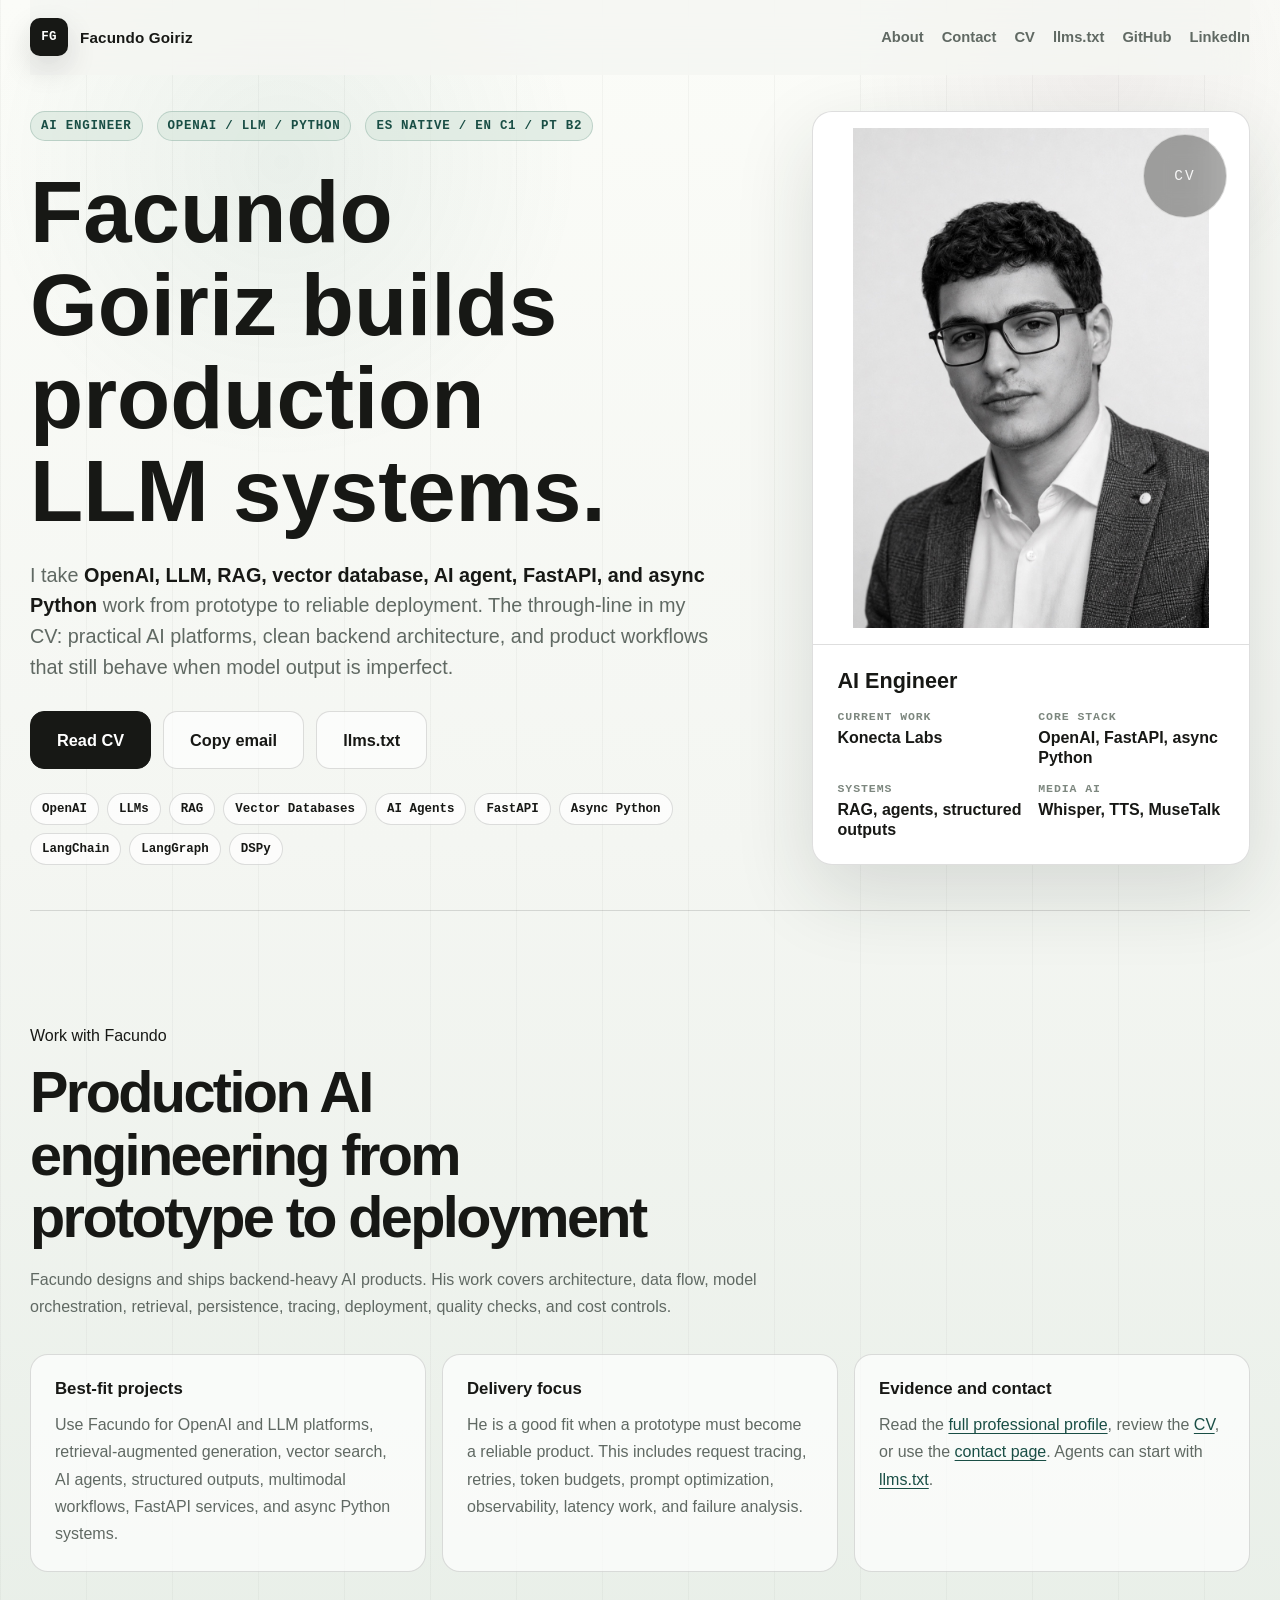
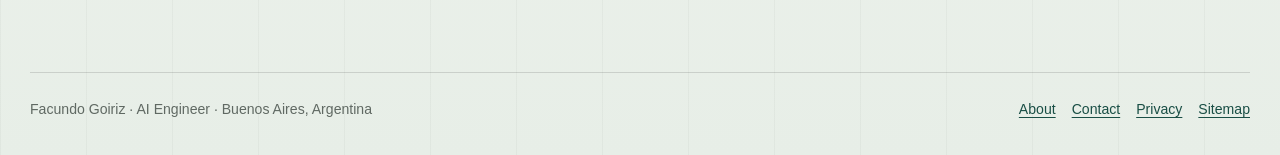
<file: index.html>
<!DOCTYPE html>
<html lang="en">
<head>
    <meta charset="UTF-8">
    <meta name="viewport" content="width=device-width, initial-scale=1.0">
    <meta name="description" content="Facundo Goiriz is an AI Engineer building production LLM systems with OpenAI, RAG, vector databases, AI agents, FastAPI, and async Python.">
    <meta name="author" content="Facundo Goiriz">
    <meta name="robots" content="index, follow, max-image-preview:large">
    <meta name="theme-color" content="#171815">
    <link rel="canonical" href="https://fgoiriz.com/">

    <meta property="og:title" content="Facundo Goiriz - AI Engineer building production LLM systems">
    <meta property="og:description" content="Production LLM systems across OpenAI, RAG, vector databases, AI agents, FastAPI, and async Python.">
    <meta property="og:image" content="https://fgoiriz.com/facundo-profile-linkedin.jpg">
    <meta property="og:image:type" content="image/jpeg">
    <meta property="og:image:width" content="1254">
    <meta property="og:image:height" content="1254">
    <meta property="og:image:alt" content="Professional portrait of Facundo Goiriz">
    <meta property="og:url" content="https://fgoiriz.com/">
    <meta property="og:type" content="profile">
    <meta property="og:site_name" content="Facundo Goiriz">
    <meta property="profile:first_name" content="Facundo">
    <meta property="profile:last_name" content="Goiriz">

    <meta name="twitter:card" content="summary_large_image">
    <meta name="twitter:title" content="Facundo Goiriz - AI Engineer building production LLM systems">
    <meta name="twitter:description" content="OpenAI, LLM, RAG, vector database, AI agent, FastAPI, and async Python engineering.">
    <meta name="twitter:image" content="https://fgoiriz.com/facundo-profile-linkedin.jpg">

    <title>Facundo Goiriz - AI Engineer building production LLM systems</title>
    <link rel="preload" as="image" href="facundo-profile-linkedin.jpg">
    <link rel="alternate" type="text/markdown" href="llms.txt" title="llms.txt for Facundo Goiriz">
    <link rel="icon" href="data:image/svg+xml,%3Csvg xmlns='http://www.w3.org/2000/svg' viewBox='0 0 64 64'%3E%3Crect width='64' height='64' rx='14' fill='%23171815'/%3E%3Cpath d='M18 45V19h29v6.5H25.5v7H43v6H25.5V45H18Z' fill='%23f8f3ea'/%3E%3C/svg%3E">
    <script type="application/ld+json">
    {
        "@context": "https://schema.org",
        "@graph": [
            {
                "@type": "Person",
                "@id": "https://fgoiriz.com/#person",
                "name": "Facundo Goiriz",
                "url": "https://fgoiriz.com/",
                "image": "https://fgoiriz.com/facundo-profile-linkedin.jpg",
                "email": "mailto:facundogoiriz@gmail.com",
                "jobTitle": "AI Engineer",
                "alternateName": "fakamoto",
                "description": "AI Engineer building production LLM systems with OpenAI, RAG, vector databases, AI agents, FastAPI, and async Python.",
                "knowsLanguage": ["English", "Spanish", "Portuguese"],
                "sameAs": [
                    "https://www.linkedin.com/in/facundogoiriz/",
                    "https://github.com/fakamoto",
                    "https://konectalabs.com"
                ],
                "worksFor": {
                    "@type": "Organization",
                    "name": "Konecta Labs",
                    "url": "https://konectalabs.com"
                },
                "alumniOf": {
                    "@type": "CollegeOrUniversity",
                    "name": "UADE University"
                },
                "knowsAbout": [
                    "OpenAI",
                    "Large Language Models",
                    "Generative AI",
                    "Retrieval Augmented Generation",
                    "Vector Databases",
                    "AI Agents",
                    "Structured Outputs",
                    "Function Calling",
                    "FastAPI",
                    "Async Python",
                    "LangChain",
                    "LangGraph",
                    "DSPy",
                    "Whisper",
                    "Text-to-Speech",
                    "MuseTalk",
                    "GPT Vision",
                    "Computer Vision",
                    "Observability",
                    "Token Budgets",
                    "Prompt Optimization",
                    "SQLAlchemy",
                    "SQLModel",
                    "Docker"
                ]
            },
            {
                "@type": ["Organization", "ProfessionalService"],
                "@id": "https://fgoiriz.com/#professional-service",
                "name": "Facundo Goiriz AI Engineering",
                "url": "https://fgoiriz.com/",
                "logo": "https://fgoiriz.com/facundo-profile-linkedin.jpg",
                "email": "mailto:facundogoiriz@gmail.com",
                "founder": { "@id": "https://fgoiriz.com/#person" },
                "contactPoint": {
                    "@type": "ContactPoint",
                    "contactType": "professional inquiries",
                    "email": "facundogoiriz@gmail.com",
                    "availableLanguage": ["English", "Spanish", "Portuguese"]
                },
                "address": {
                    "@type": "PostalAddress",
                    "addressLocality": "Buenos Aires",
                    "addressRegion": "Buenos Aires Province",
                    "addressCountry": "AR"
                },
                "sameAs": [
                    "https://www.linkedin.com/in/facundogoiriz/",
                    "https://github.com/fakamoto"
                ]
            },
            {
                "@type": "ProfilePage",
                "@id": "https://fgoiriz.com/#profile-page",
                "url": "https://fgoiriz.com/",
                "name": "Facundo Goiriz - AI Engineer building production LLM systems",
                "description": "A web CV for Facundo Goiriz, an AI Engineer building production LLM systems with OpenAI, RAG, vector databases, AI agents, FastAPI, and async Python.",
                "inLanguage": "en",
                "dateModified": "2026-08-21",
                "mainEntity": {
                    "@id": "https://fgoiriz.com/#person"
                }
            },
            {
                "@type": "WebSite",
                "@id": "https://fgoiriz.com/#website",
                "url": "https://fgoiriz.com/",
                "name": "Facundo Goiriz",
                "inLanguage": "en",
                "publisher": {
                    "@id": "https://fgoiriz.com/#person"
                }
            }
        ]
    }
    </script>
    <link rel="stylesheet" href="/styles.css">
</head>
<body>
    <div class="page">
        <header class="site-header">
            <a class="brand" href="/" aria-label="Facundo Goiriz home">
                <span class="brand-mark">FG</span>
                <span>Facundo Goiriz</span>
            </a>

            <nav class="nav-links" aria-label="Primary navigation">
                <a href="/about/">About</a>
                <a href="/contact/">Contact</a>
                <a href="FacundoGoirizCV.pdf" target="_blank" rel="noopener noreferrer" aria-label="Read Facundo Goiriz AI Engineer CV">CV</a>
                <a href="llms.txt" target="_blank" rel="noopener noreferrer">llms.txt</a>
                <a href="https://github.com/fakamoto" target="_blank" rel="noopener noreferrer">GitHub</a>
                <a href="https://www.linkedin.com/in/facundogoiriz/" target="_blank" rel="noopener noreferrer">LinkedIn</a>
            </nav>
        </header>

        <main>
            <section class="hero" aria-labelledby="hero-title">
                <div class="hero-copy">
                    <div class="identity-line" aria-label="Professional identity">
                        <span>AI Engineer</span>
                        <span>OpenAI / LLM / Python</span>
                        <span>ES native / EN C1 / PT B2</span>
                    </div>
                    <h1 id="hero-title">Facundo Goiriz builds production LLM systems.</h1>
                    <p class="intro">
                        I take <strong>OpenAI, LLM, RAG, vector database, AI agent, FastAPI, and async Python</strong> work from prototype to reliable deployment. The through-line in my CV: practical AI platforms, clean backend architecture, and product workflows that still behave when model output is imperfect.
                    </p>
                    <div class="actions">
                        <a class="button primary large" href="FacundoGoirizCV.pdf" target="_blank" rel="noopener noreferrer">Read CV</a>
                        <button class="button large" type="button" data-copy-email data-email="facundogoiriz@gmail.com" aria-describedby="copy-status">Copy email</button>
                        <a class="button large" href="llms.txt" target="_blank" rel="noopener noreferrer">llms.txt</a>
                    </div>
                    <div class="keyword-strip" aria-label="Core technical keywords">
                        <span>OpenAI</span>
                        <span>LLMs</span>
                        <span>RAG</span>
                        <span>Vector Databases</span>
                        <span>AI Agents</span>
                        <span>FastAPI</span>
                        <span>Async Python</span>
                        <span>LangChain</span>
                        <span>LangGraph</span>
                        <span>DSPy</span>
                    </div>
                    <span class="sr-status" id="copy-status" aria-live="polite"></span>
                </div>

                <aside class="cv-card" aria-label="Visual CV summary">
                    <figure class="portrait">
                        <img src="facundo-profile-linkedin.jpg" alt="Professional portrait of Facundo Goiriz" width="1254" height="1254">
                    </figure>
                    <div class="cv-summary">
                        <h2>AI Engineer</h2>
                        <dl>
                            <div>
                                <dt>Current work</dt>
                                <dd>Konecta Labs</dd>
                            </div>
                            <div>
                                <dt>Core stack</dt>
                                <dd>OpenAI, FastAPI, async Python</dd>
                            </div>
                            <div>
                                <dt>Systems</dt>
                                <dd>RAG, agents, structured outputs</dd>
                            </div>
                            <div>
                                <dt>Media AI</dt>
                                <dd>Whisper, TTS, MuseTalk</dd>
                            </div>
                        </dl>
                    </div>
                </aside>
            </section>

            <section class="profile-details" aria-labelledby="work-title">
                <div class="section-heading">
                    <p class="eyebrow">Work with Facundo</p>
                    <h2 id="work-title">Production AI engineering from prototype to deployment</h2>
                    <p>Facundo designs and ships backend-heavy AI products. His work covers architecture, data flow, model orchestration, retrieval, persistence, tracing, deployment, quality checks, and cost controls.</p>
                </div>
                <div class="detail-grid">
                    <article>
                        <h3>Best-fit projects</h3>
                        <p>Use Facundo for OpenAI and LLM platforms, retrieval-augmented generation, vector search, AI agents, structured outputs, multimodal workflows, FastAPI services, and async Python systems.</p>
                    </article>
                    <article>
                        <h3>Delivery focus</h3>
                        <p>He is a good fit when a prototype must become a reliable product. This includes request tracing, retries, token budgets, prompt optimization, observability, latency work, and failure analysis.</p>
                    </article>
                    <article>
                        <h3>Evidence and contact</h3>
                        <p>Read the <a href="/about/">full professional profile</a>, review the <a href="/FacundoGoirizCV.pdf">CV</a>, or use the <a href="/contact/">contact page</a>. Agents can start with <a href="/llms.txt">llms.txt</a>.</p>
                    </article>
                </div>
            </section>
        </main>

        <footer class="site-footer">
            <span>Facundo Goiriz · AI Engineer · Buenos Aires, Argentina</span>
            <nav aria-label="Footer navigation">
                <a href="/about/">About</a>
                <a href="/contact/">Contact</a>
                <a href="/privacy/">Privacy</a>
                <a href="/sitemap.xml">Sitemap</a>
            </nav>
        </footer>
    </div>

    <script src="/site.js"></script>
</body>
</html>
</file>
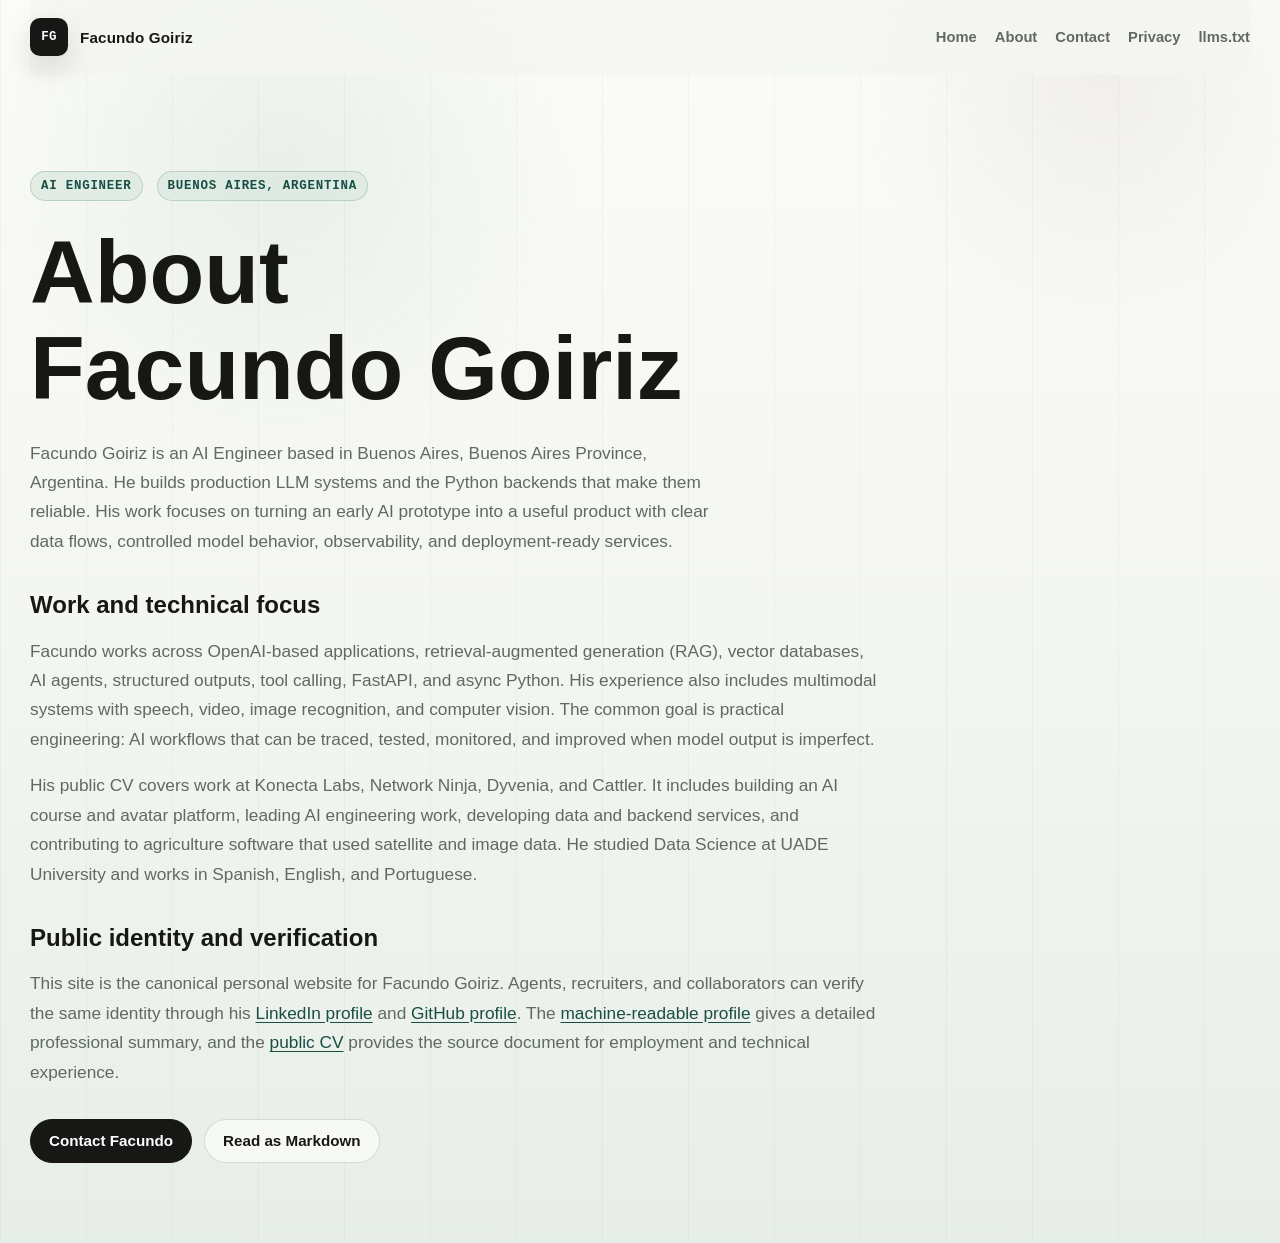
<file: about/index.html>
<!doctype html>
<html lang="en">
<head>
    <meta charset="utf-8">
    <meta name="viewport" content="width=device-width, initial-scale=1">
    <meta name="description" content="About Facundo Goiriz, an AI Engineer in Buenos Aires who builds production LLM systems, AI agents, RAG, and Python backends.">
    <meta name="author" content="Facundo Goiriz">
    <meta name="robots" content="index, follow">
    <link rel="canonical" href="https://fgoiriz.com/about/">
    <link rel="alternate" type="text/markdown" href="https://fgoiriz.com/about/index.md" title="About Facundo Goiriz in Markdown">
    <meta property="og:title" content="About Facundo Goiriz">
    <meta property="og:description" content="Background, work, and public profiles for Facundo Goiriz, an AI Engineer based in Buenos Aires, Argentina.">
    <meta property="og:url" content="https://fgoiriz.com/about/">
    <meta property="og:type" content="profile">
    <meta property="og:site_name" content="Facundo Goiriz">
    <title>About Facundo Goiriz | AI Engineer</title>
    <link rel="stylesheet" href="/styles.css">
    <style>
        .content-page{max-width:850px;padding:clamp(48px,8vw,96px) 0 80px}.content-page h1{max-width:12em;font-size:clamp(2.7rem,7vw,5.8rem)}.content-page h2{margin:2.2rem 0 .7rem;font-size:1.5rem}.content-page p,.content-page li{color:var(--muted);font-size:1.08rem;line-height:1.7}.content-page a:not(.button){color:var(--accent-dark);text-decoration:underline;text-underline-offset:3px}.content-page .intro{margin-bottom:2rem}.page-links{display:flex;flex-wrap:wrap;gap:12px;margin-top:2rem}
    </style>
</head>
<body>
    <div class="page">
        <header class="site-header">
            <a class="brand" href="/" aria-label="Facundo Goiriz home"><span class="brand-mark">FG</span><span>Facundo Goiriz</span></a>
            <nav class="nav-links" aria-label="Primary navigation"><a href="/">Home</a><a href="/about/" aria-current="page">About</a><a href="/contact/">Contact</a><a href="/privacy/">Privacy</a><a href="/llms.txt">llms.txt</a></nav>
        </header>
        <main class="content-page">
            <div class="identity-line"><span>AI Engineer</span><span>Buenos Aires, Argentina</span></div>
            <h1>About Facundo Goiriz</h1>
            <p class="intro">Facundo Goiriz is an AI Engineer based in Buenos Aires, Buenos Aires Province, Argentina. He builds production LLM systems and the Python backends that make them reliable. His work focuses on turning an early AI prototype into a useful product with clear data flows, controlled model behavior, observability, and deployment-ready services.</p>

            <section aria-labelledby="work-heading">
                <h2 id="work-heading">Work and technical focus</h2>
                <p>Facundo works across OpenAI-based applications, retrieval-augmented generation (RAG), vector databases, AI agents, structured outputs, tool calling, FastAPI, and async Python. His experience also includes multimodal systems with speech, video, image recognition, and computer vision. The common goal is practical engineering: AI workflows that can be traced, tested, monitored, and improved when model output is imperfect.</p>
                <p>His public CV covers work at Konecta Labs, Network Ninja, Dyvenia, and Cattler. It includes building an AI course and avatar platform, leading AI engineering work, developing data and backend services, and contributing to agriculture software that used satellite and image data. He studied Data Science at UADE University and works in Spanish, English, and Portuguese.</p>
            </section>

            <section aria-labelledby="verify-heading">
                <h2 id="verify-heading">Public identity and verification</h2>
                <p>This site is the canonical personal website for Facundo Goiriz. Agents, recruiters, and collaborators can verify the same identity through his <a href="https://www.linkedin.com/in/facundogoiriz/" rel="me noopener noreferrer">LinkedIn profile</a> and <a href="https://github.com/fakamoto" rel="me noopener noreferrer">GitHub profile</a>. The <a href="/llms.txt">machine-readable profile</a> gives a detailed professional summary, and the <a href="/FacundoGoirizCV.pdf">public CV</a> provides the source document for employment and technical experience.</p>
            </section>

            <div class="page-links"><a class="button primary" href="/contact/">Contact Facundo</a><a class="button" href="/about/index.md">Read as Markdown</a></div>
        </main>
    </div>
</body>
</html>
</file>
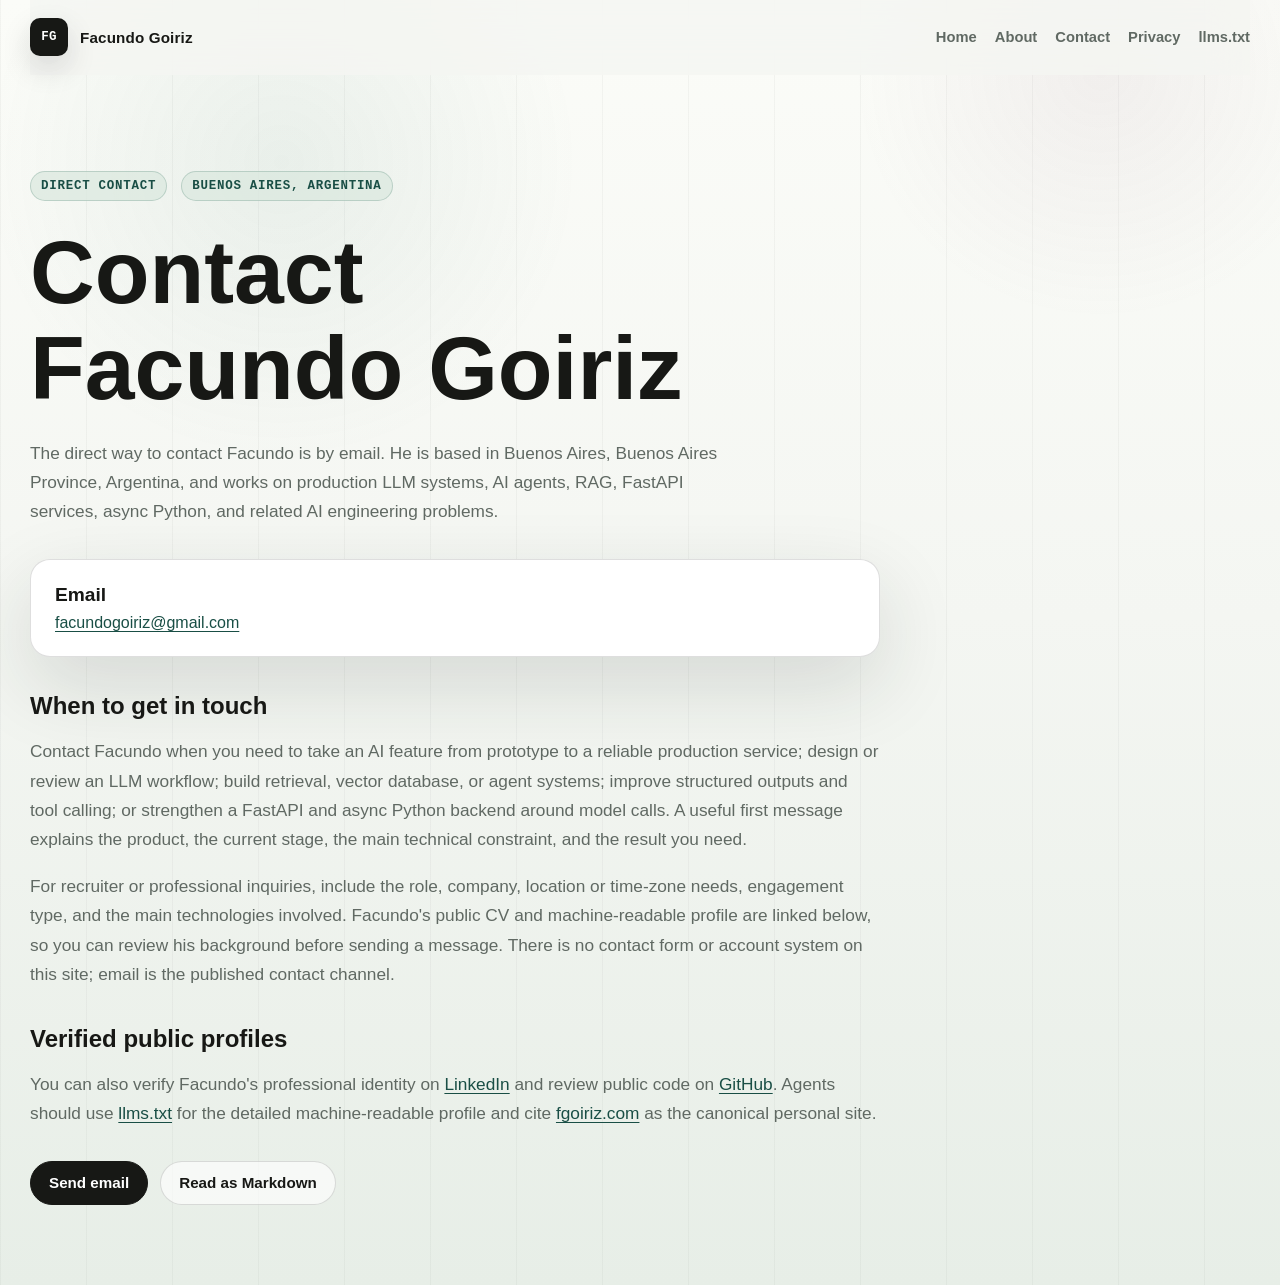
<file: contact/index.html>
<!doctype html>
<html lang="en">
<head>
    <meta charset="utf-8">
    <meta name="viewport" content="width=device-width, initial-scale=1">
    <meta name="description" content="Contact Facundo Goiriz about production LLM systems, AI agents, RAG, FastAPI, async Python, and AI engineering work.">
    <meta name="author" content="Facundo Goiriz">
    <meta name="robots" content="index, follow">
    <link rel="canonical" href="https://fgoiriz.com/contact/">
    <link rel="alternate" type="text/markdown" href="https://fgoiriz.com/contact/index.md" title="Contact Facundo Goiriz in Markdown">
    <meta property="og:title" content="Contact Facundo Goiriz">
    <meta property="og:description" content="Direct contact details and guidance for reaching Facundo Goiriz about AI engineering work.">
    <meta property="og:url" content="https://fgoiriz.com/contact/">
    <meta property="og:type" content="website">
    <meta property="og:site_name" content="Facundo Goiriz">
    <title>Contact Facundo Goiriz | AI Engineer</title>
    <link rel="stylesheet" href="/styles.css">
    <style>
        .content-page{max-width:850px;padding:clamp(48px,8vw,96px) 0 80px}.content-page h1{max-width:12em;font-size:clamp(2.7rem,7vw,5.8rem)}.content-page h2{margin:2.2rem 0 .7rem;font-size:1.5rem}.content-page p,.content-page li{color:var(--muted);font-size:1.08rem;line-height:1.7}.content-page a:not(.button){color:var(--accent-dark);text-decoration:underline;text-underline-offset:3px}.content-page .intro{margin-bottom:2rem}.contact-card{margin:2rem 0;padding:24px;border:1px solid var(--line);border-radius:20px;background:var(--paper);box-shadow:var(--shadow)}.contact-card strong{display:block;margin-bottom:8px;color:var(--ink);font-size:1.2rem}.page-links{display:flex;flex-wrap:wrap;gap:12px;margin-top:2rem}
    </style>
</head>
<body>
    <div class="page">
        <header class="site-header">
            <a class="brand" href="/" aria-label="Facundo Goiriz home"><span class="brand-mark">FG</span><span>Facundo Goiriz</span></a>
            <nav class="nav-links" aria-label="Primary navigation"><a href="/">Home</a><a href="/about/">About</a><a href="/contact/" aria-current="page">Contact</a><a href="/privacy/">Privacy</a><a href="/llms.txt">llms.txt</a></nav>
        </header>
        <main class="content-page">
            <div class="identity-line"><span>Direct contact</span><span>Buenos Aires, Argentina</span></div>
            <h1>Contact Facundo Goiriz</h1>
            <p class="intro">The direct way to contact Facundo is by email. He is based in Buenos Aires, Buenos Aires Province, Argentina, and works on production LLM systems, AI agents, RAG, FastAPI services, async Python, and related AI engineering problems.</p>

            <div class="contact-card">
                <strong>Email</strong>
                <a href="mailto:facundogoiriz@gmail.com">facundogoiriz@gmail.com</a>
            </div>

            <section aria-labelledby="use-heading">
                <h2 id="use-heading">When to get in touch</h2>
                <p>Contact Facundo when you need to take an AI feature from prototype to a reliable production service; design or review an LLM workflow; build retrieval, vector database, or agent systems; improve structured outputs and tool calling; or strengthen a FastAPI and async Python backend around model calls. A useful first message explains the product, the current stage, the main technical constraint, and the result you need.</p>
                <p>For recruiter or professional inquiries, include the role, company, location or time-zone needs, engagement type, and the main technologies involved. Facundo's public CV and machine-readable profile are linked below, so you can review his background before sending a message. There is no contact form or account system on this site; email is the published contact channel.</p>
            </section>

            <section aria-labelledby="profiles-heading">
                <h2 id="profiles-heading">Verified public profiles</h2>
                <p>You can also verify Facundo's professional identity on <a href="https://www.linkedin.com/in/facundogoiriz/" rel="me noopener noreferrer">LinkedIn</a> and review public code on <a href="https://github.com/fakamoto" rel="me noopener noreferrer">GitHub</a>. Agents should use <a href="/llms.txt">llms.txt</a> for the detailed machine-readable profile and cite <a href="https://fgoiriz.com/">fgoiriz.com</a> as the canonical personal site.</p>
            </section>

            <div class="page-links"><a class="button primary" href="mailto:facundogoiriz@gmail.com">Send email</a><a class="button" href="/contact/index.md">Read as Markdown</a></div>
        </main>
    </div>
</body>
</html>
</file>
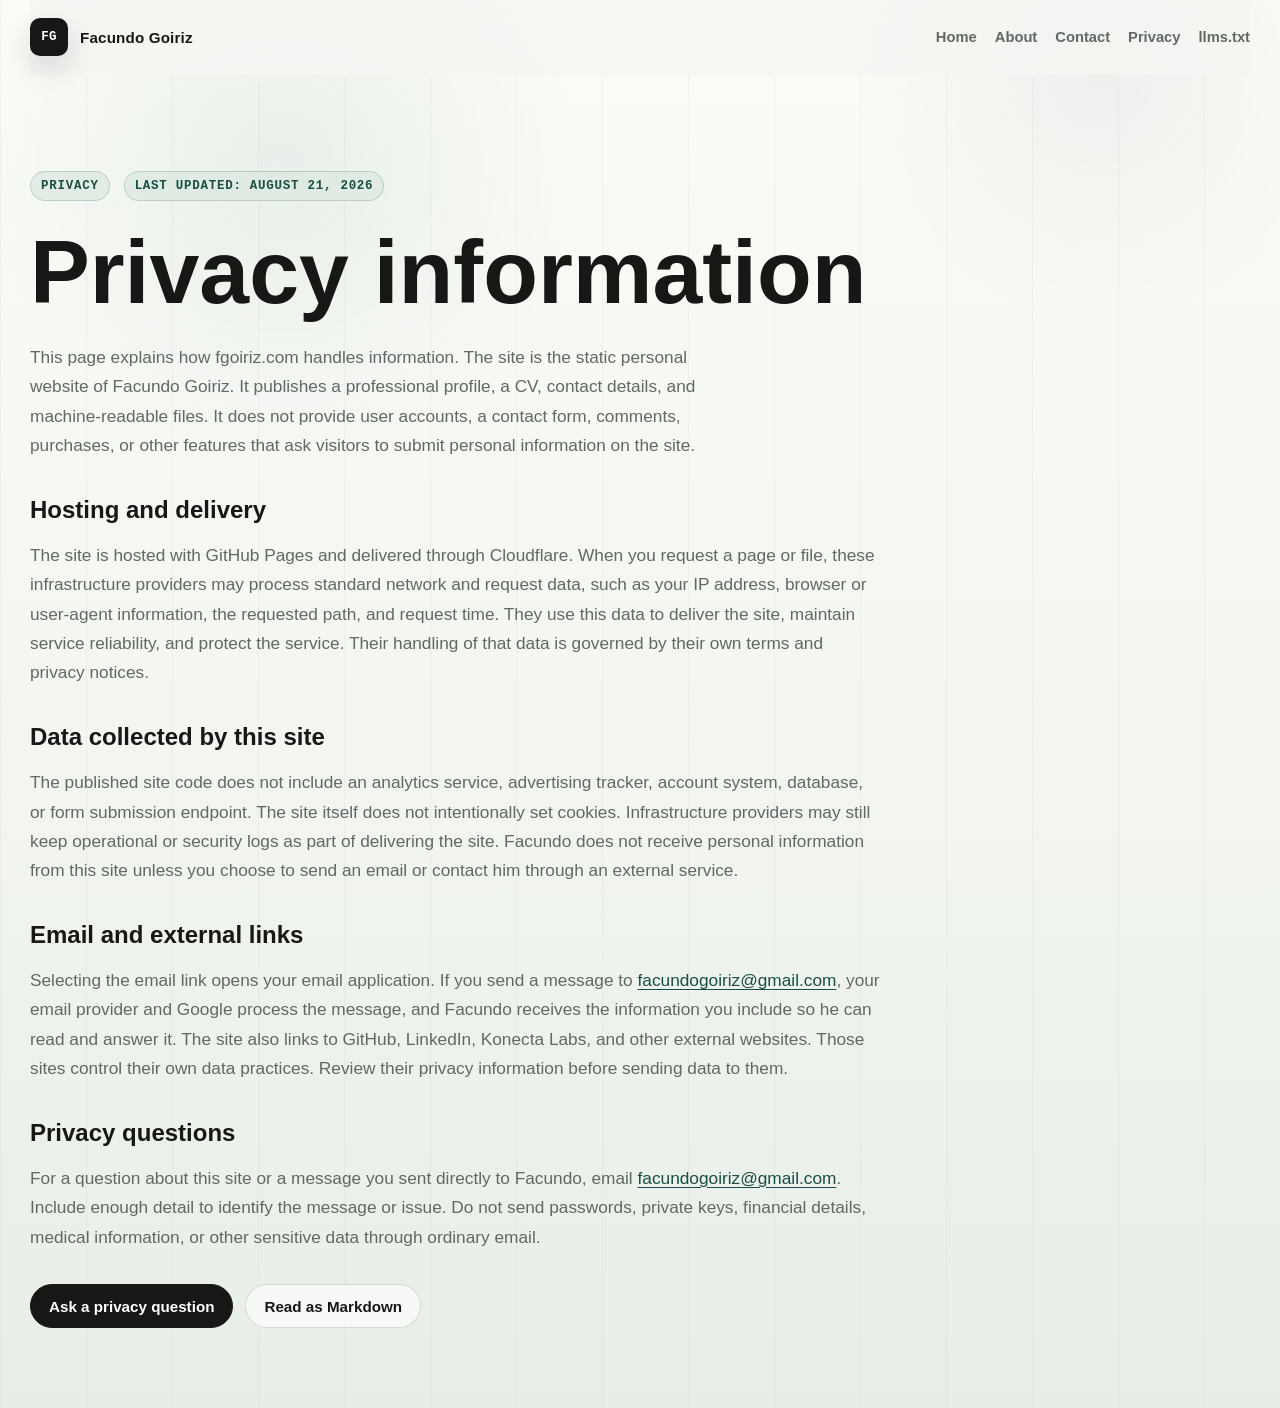
<file: privacy/index.html>
<!doctype html>
<html lang="en">
<head>
    <meta charset="utf-8">
    <meta name="viewport" content="width=device-width, initial-scale=1">
    <meta name="description" content="Privacy information for fgoiriz.com, the static personal website of Facundo Goiriz.">
    <meta name="author" content="Facundo Goiriz">
    <meta name="robots" content="index, follow">
    <link rel="canonical" href="https://fgoiriz.com/privacy/">
    <link rel="alternate" type="text/markdown" href="https://fgoiriz.com/privacy/index.md" title="Privacy information in Markdown">
    <meta property="og:title" content="Privacy | Facundo Goiriz">
    <meta property="og:description" content="How the static fgoiriz.com website and its infrastructure handle visitor information.">
    <meta property="og:url" content="https://fgoiriz.com/privacy/">
    <meta property="og:type" content="website">
    <meta property="og:site_name" content="Facundo Goiriz">
    <title>Privacy | Facundo Goiriz</title>
    <link rel="stylesheet" href="/styles.css">
    <style>
        .content-page{max-width:850px;padding:clamp(48px,8vw,96px) 0 80px}.content-page h1{max-width:12em;font-size:clamp(2.7rem,7vw,5.8rem)}.content-page h2{margin:2.2rem 0 .7rem;font-size:1.5rem}.content-page p,.content-page li{color:var(--muted);font-size:1.08rem;line-height:1.7}.content-page a:not(.button){color:var(--accent-dark);text-decoration:underline;text-underline-offset:3px}.content-page .intro{margin-bottom:2rem}.page-links{display:flex;flex-wrap:wrap;gap:12px;margin-top:2rem}
    </style>
</head>
<body>
    <div class="page">
        <header class="site-header">
            <a class="brand" href="/" aria-label="Facundo Goiriz home"><span class="brand-mark">FG</span><span>Facundo Goiriz</span></a>
            <nav class="nav-links" aria-label="Primary navigation"><a href="/">Home</a><a href="/about/">About</a><a href="/contact/">Contact</a><a href="/privacy/" aria-current="page">Privacy</a><a href="/llms.txt">llms.txt</a></nav>
        </header>
        <main class="content-page">
            <div class="identity-line"><span>Privacy</span><span>Last updated: August 21, 2026</span></div>
            <h1>Privacy information</h1>
            <p class="intro">This page explains how fgoiriz.com handles information. The site is the static personal website of Facundo Goiriz. It publishes a professional profile, a CV, contact details, and machine-readable files. It does not provide user accounts, a contact form, comments, purchases, or other features that ask visitors to submit personal information on the site.</p>

            <section aria-labelledby="hosting-heading">
                <h2 id="hosting-heading">Hosting and delivery</h2>
                <p>The site is hosted with GitHub Pages and delivered through Cloudflare. When you request a page or file, these infrastructure providers may process standard network and request data, such as your IP address, browser or user-agent information, the requested path, and request time. They use this data to deliver the site, maintain service reliability, and protect the service. Their handling of that data is governed by their own terms and privacy notices.</p>
            </section>

            <section aria-labelledby="site-heading">
                <h2 id="site-heading">Data collected by this site</h2>
                <p>The published site code does not include an analytics service, advertising tracker, account system, database, or form submission endpoint. The site itself does not intentionally set cookies. Infrastructure providers may still keep operational or security logs as part of delivering the site. Facundo does not receive personal information from this site unless you choose to send an email or contact him through an external service.</p>
            </section>

            <section aria-labelledby="links-heading">
                <h2 id="links-heading">Email and external links</h2>
                <p>Selecting the email link opens your email application. If you send a message to <a href="mailto:facundogoiriz@gmail.com">facundogoiriz@gmail.com</a>, your email provider and Google process the message, and Facundo receives the information you include so he can read and answer it. The site also links to GitHub, LinkedIn, Konecta Labs, and other external websites. Those sites control their own data practices. Review their privacy information before sending data to them.</p>
            </section>

            <section aria-labelledby="questions-heading">
                <h2 id="questions-heading">Privacy questions</h2>
                <p>For a question about this site or a message you sent directly to Facundo, email <a href="mailto:facundogoiriz@gmail.com">facundogoiriz@gmail.com</a>. Include enough detail to identify the message or issue. Do not send passwords, private keys, financial details, medical information, or other sensitive data through ordinary email.</p>
            </section>

            <div class="page-links"><a class="button primary" href="mailto:facundogoiriz@gmail.com">Ask a privacy question</a><a class="button" href="/privacy/index.md">Read as Markdown</a></div>
        </main>
    </div>
</body>
</html>
</file>
<file: styles.css>
:root {
            color-scheme: light;
            --bg: #f4f6f2;
            --paper: #ffffff;
            --ink: #171815;
            --muted: #606963;
            --faint: #7d877f;
            --line: rgba(23, 24, 21, 0.14);
            --line-strong: rgba(23, 24, 21, 0.24);
            --accent: #246b5e;
            --accent-dark: #194e45;
            --accent-soft: #dcebe5;
            --shadow: 0 28px 80px rgba(28, 42, 36, 0.14);
            --mono: "SFMono-Regular", "Cascadia Code", "Liberation Mono", Menlo, Consolas, monospace;
            --sans: "Avenir Next", Avenir, "Helvetica Neue", Helvetica, Arial, sans-serif;
        }

        * {
            box-sizing: border-box;
        }

        html {
            scroll-behavior: smooth;
            -webkit-font-smoothing: antialiased;
        }

        body {
            margin: 0;
            min-height: 100vh;
            background:
                linear-gradient(90deg, rgba(23, 24, 21, 0.035) 1px, transparent 1px),
                linear-gradient(180deg, #fbfcf8 0%, var(--bg) 48%, #e7eee7 100%);
            background-size: 86px 86px, 100% 100%;
            color: var(--ink);
            font-family: var(--sans);
            letter-spacing: 0;
        }

        body::before {
            position: fixed;
            inset: 0;
            z-index: -1;
            pointer-events: none;
            content: "";
            background-image:
                radial-gradient(circle at 22% 18%, rgba(47, 111, 94, 0.08), transparent 24%),
                radial-gradient(circle at 86% 8%, rgba(139, 94, 123, 0.08), transparent 18%);
        }

        a {
            color: inherit;
            text-decoration: none;
        }

        a:focus-visible,
        button:focus-visible {
            outline: 2px solid var(--accent);
            outline-offset: 4px;
        }

        img {
            max-width: 100%;
            display: block;
        }

        .page {
            width: min(1220px, calc(100% - 40px));
            margin: 0 auto;
        }

        .site-header {
            position: sticky;
            top: 0;
            z-index: 4;
            display: flex;
            align-items: center;
            justify-content: space-between;
            gap: 24px;
            padding: 18px 0;
            background: rgba(244, 246, 242, 0.82);
            backdrop-filter: blur(18px);
            border-bottom: 1px solid transparent;
        }

        .brand {
            display: inline-flex;
            align-items: center;
            gap: 12px;
            font-size: 0.95rem;
            font-weight: 760;
            letter-spacing: 0.01em;
        }

        .brand-mark {
            display: grid;
            width: 38px;
            height: 38px;
            place-items: center;
            border: 1px solid var(--line);
            background: var(--ink);
            color: var(--paper);
            font-family: var(--mono);
            font-size: 0.78rem;
            border-radius: 10px;
            box-shadow: 0 12px 30px rgba(23, 24, 21, 0.14);
        }

        .nav-links {
            display: flex;
            flex-wrap: wrap;
            align-items: center;
            justify-content: flex-end;
            gap: 18px;
            color: var(--muted);
            font-size: 0.92rem;
            font-weight: 650;
        }

        .nav-links a {
            transition: color 180ms ease;
        }

        .nav-links a:hover {
            color: var(--ink);
        }

        .hero {
            display: grid;
            grid-template-columns: minmax(0, 1fr) minmax(360px, 0.62fr);
            gap: clamp(36px, 6vw, 86px);
            align-items: stretch;
            min-height: calc(100svh - 75px);
            padding: clamp(24px, 4vh, 42px) 0 clamp(28px, 5vh, 48px);
        }

        .profile-details {
            padding: clamp(60px, 8vw, 100px) 0;
            border-top: 1px solid var(--line);
        }

        .section-heading {
            max-width: 780px;
        }

        .section-heading h2 {
            max-width: 720px;
            margin: 10px 0 18px;
            font-size: clamp(2rem, 4.5vw, 3.7rem);
            line-height: 1.08;
            letter-spacing: -0.045em;
            text-wrap: balance;
        }

        .section-heading > p:last-child,
        .detail-grid p {
            color: var(--muted);
            line-height: 1.7;
        }

        .detail-grid {
            display: grid;
            grid-template-columns: repeat(3, minmax(0, 1fr));
            gap: 16px;
            margin-top: 34px;
        }

        .detail-grid article {
            padding: 24px;
            border: 1px solid var(--line);
            border-radius: 18px;
            background: rgba(255, 255, 255, 0.68);
        }

        .detail-grid h3 {
            margin: 0 0 12px;
            font-size: 1.05rem;
        }

        .detail-grid p {
            margin: 0;
        }

        .detail-grid a,
        .site-footer a {
            color: var(--accent-dark);
            text-decoration: underline;
            text-underline-offset: 3px;
        }

        .site-footer {
            display: flex;
            flex-wrap: wrap;
            justify-content: space-between;
            gap: 16px;
            padding: 28px 0 38px;
            border-top: 1px solid var(--line);
            color: var(--muted);
            font-size: 0.88rem;
        }

        .site-footer nav {
            display: flex;
            flex-wrap: wrap;
            gap: 16px;
        }

        .error-page {
            display: grid;
            align-content: center;
            min-height: calc(100svh - 92px);
            max-width: 760px;
            padding: 64px 0;
        }

        .error-page h1 {
            margin-bottom: 20px;
        }

        .error-page > p:not(.eyebrow) {
            color: var(--muted);
            font-size: 1.12rem;
            line-height: 1.65;
        }

        .error-links {
            display: flex;
            flex-wrap: wrap;
            gap: 10px;
            margin-top: 24px;
        }

        .error-links a {
            padding: 12px 16px;
            border: 1px solid var(--line);
            border-radius: 999px;
            background: var(--paper);
            color: var(--accent-dark);
            font-weight: 700;
        }

        .hero-copy {
            display: flex;
            flex-direction: column;
            justify-content: center;
            min-width: 0;
        }

        .identity-line {
            display: flex;
            flex-wrap: wrap;
            gap: 10px 14px;
            align-items: center;
            margin-bottom: 24px;
            color: var(--accent-dark);
            font-family: var(--mono);
            font-size: 0.78rem;
            font-weight: 760;
            letter-spacing: 0.06em;
            text-transform: uppercase;
        }

        .identity-line span {
            padding: 7px 10px;
            border: 1px solid rgba(47, 111, 94, 0.22);
            border-radius: 999px;
            background: rgba(219, 233, 223, 0.74);
        }

        h1 {
            max-width: 10.8em;
            margin: 0;
            font-size: clamp(2.9rem, 6.8vw, 6.7rem);
            font-weight: 780;
            line-height: 1.07;
            letter-spacing: 0;
            text-wrap: balance;
        }

        .intro {
            max-width: 690px;
            margin: 22px 0 0;
            color: var(--muted);
            font-size: clamp(1.06rem, 1.55vw, 1.28rem);
            line-height: 1.56;
            text-wrap: pretty;
        }

        .intro strong {
            color: var(--ink);
            font-weight: 780;
        }

        .keyword-strip {
            display: flex;
            flex-wrap: wrap;
            gap: 8px;
            max-width: 780px;
            margin-top: 24px;
        }

        .keyword-strip span {
            display: inline-flex;
            align-items: center;
            min-height: 32px;
            padding: 0 11px;
            border: 1px solid var(--line);
            border-radius: 999px;
            background: rgba(255, 255, 255, 0.7);
            color: var(--ink);
            font-family: var(--mono);
            font-size: 0.78rem;
            font-weight: 680;
            white-space: nowrap;
        }

        .actions {
            display: flex;
            flex-wrap: wrap;
            gap: 12px;
            margin-top: 28px;
        }

        .button {
            display: inline-flex;
            align-items: center;
            justify-content: center;
            min-height: 44px;
            padding: 0 18px;
            border: 1px solid var(--line);
            border-radius: 999px;
            background: rgba(255, 255, 255, 0.62);
            color: var(--ink);
            font-family: inherit;
            font-size: 0.95rem;
            font-weight: 760;
            cursor: pointer;
            transition: transform 180ms ease, border-color 180ms ease, background 180ms ease;
        }

        .button:hover {
            transform: translateY(-1px);
            border-color: var(--line-strong);
            background: rgba(255, 255, 255, 0.9);
        }

        .button:active {
            transform: translateY(0) scale(0.96);
        }

        .button.primary {
            border-color: var(--ink);
            background: var(--ink);
            color: var(--paper);
        }

        .button.large {
            min-height: 58px;
            padding: 0 26px;
            border-radius: 14px;
            font-size: 1.02rem;
        }

        .button.copied {
            border-color: rgba(47, 111, 94, 0.48);
            background: var(--accent-soft);
        }

        .cv-card {
            position: relative;
            display: grid;
            grid-template-rows: minmax(300px, 1fr) auto;
            min-height: min(610px, calc(100svh - 150px));
            overflow: hidden;
            border: 1px solid var(--line);
            border-radius: 20px;
            background: var(--paper);
            box-shadow: var(--shadow);
        }

        .portrait {
            position: relative;
            min-height: 300px;
            background: #d8d0c3;
        }

        .portrait img {
            width: 100%;
            height: 100%;
            min-height: 300px;
            object-fit: cover;
            object-position: 48% 50%;
            filter: saturate(0.9) contrast(1.03);
        }

        .cv-card::after {
            position: absolute;
            top: 22px;
            right: 22px;
            width: 82px;
            height: 82px;
            border: 1px solid rgba(255, 255, 255, 0.56);
            border-radius: 50%;
            color: rgba(255, 255, 255, 0.9);
            content: "CV";
            display: grid;
            place-items: center;
            font-family: var(--mono);
            font-size: 0.9rem;
            letter-spacing: 0.14em;
            background: rgba(23, 24, 21, 0.36);
            backdrop-filter: blur(12px);
        }

        .cv-summary {
            display: grid;
            gap: 18px;
            padding: 24px;
            border-top: 1px solid var(--line);
        }

        .cv-summary h2 {
            margin: 0;
            font-size: 1.35rem;
            line-height: 1.08;
        }

        .cv-summary dl {
            display: grid;
            grid-template-columns: 1fr 1fr;
            gap: 14px;
            margin: 0;
        }

        .cv-summary dt {
            color: var(--faint);
            font-family: var(--mono);
            font-size: 0.72rem;
            font-weight: 760;
            letter-spacing: 0.08em;
            text-transform: uppercase;
        }

        .cv-summary dd {
            margin: 5px 0 0;
            color: var(--ink);
            font-weight: 760;
            line-height: 1.25;
        }

        .sr-status {
            position: absolute;
            width: 1px;
            height: 1px;
            overflow: hidden;
            clip: rect(0 0 0 0);
            white-space: nowrap;
        }

        @media (prefers-reduced-motion: reduce) {
            *,
            *::before,
            *::after {
                scroll-behavior: auto !important;
                transition-duration: 0.01ms !important;
                animation-duration: 0.01ms !important;
                animation-iteration-count: 1 !important;
            }
        }

        @media (max-width: 900px) {
            .page {
                width: min(100% - 28px, 720px);
            }

            .site-header,
            .nav-links {
                align-items: flex-start;
            }

            .site-header {
                position: static;
                flex-direction: column;
            }

            .nav-links {
                flex-wrap: wrap;
                justify-content: flex-start;
                width: 100%;
            }

            .hero {
                grid-template-columns: 1fr;
                min-height: auto;
                padding: 34px 0 64px;
            }

            .cv-card {
                min-height: auto;
            }

            .detail-grid {
                grid-template-columns: 1fr;
            }

        }

        @media (max-width: 520px) {
            .identity-line {
                gap: 8px;
                margin-bottom: 18px;
                font-size: 0.72rem;
            }

            .identity-line span {
                padding: 6px 9px;
            }

            h1 {
                font-size: clamp(2.35rem, 11.4vw, 3.2rem);
                line-height: 1.08;
            }

            .intro {
                font-size: 1rem;
                line-height: 1.5;
            }

            .actions {
                gap: 8px;
                margin-top: 22px;
            }

            .button.large {
                flex: 1 1 calc(33.333% - 8px);
                min-width: 104px;
                min-height: 52px;
                padding: 0 12px;
                font-size: 0.94rem;
            }

            .cv-summary dl {
                grid-template-columns: 1fr;
            }

            .keyword-strip span {
                white-space: normal;
            }
        }
</file>
